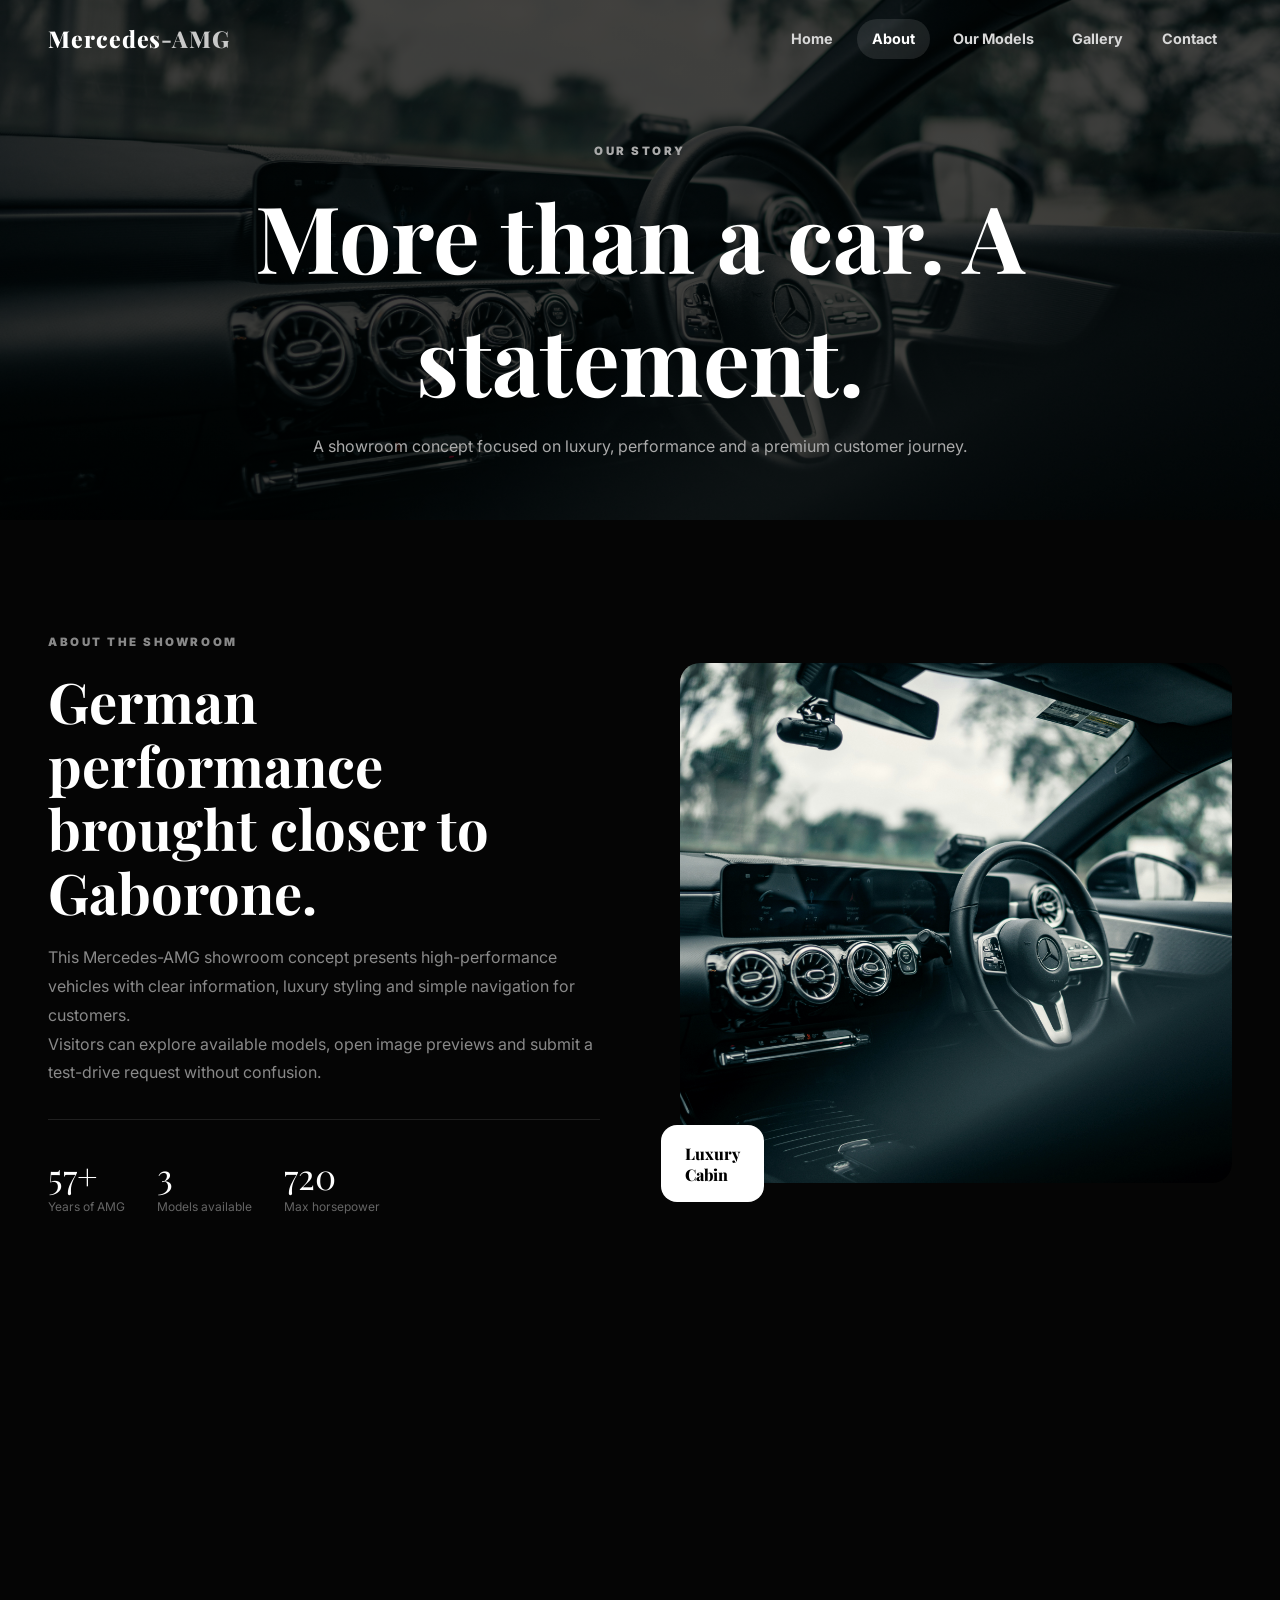
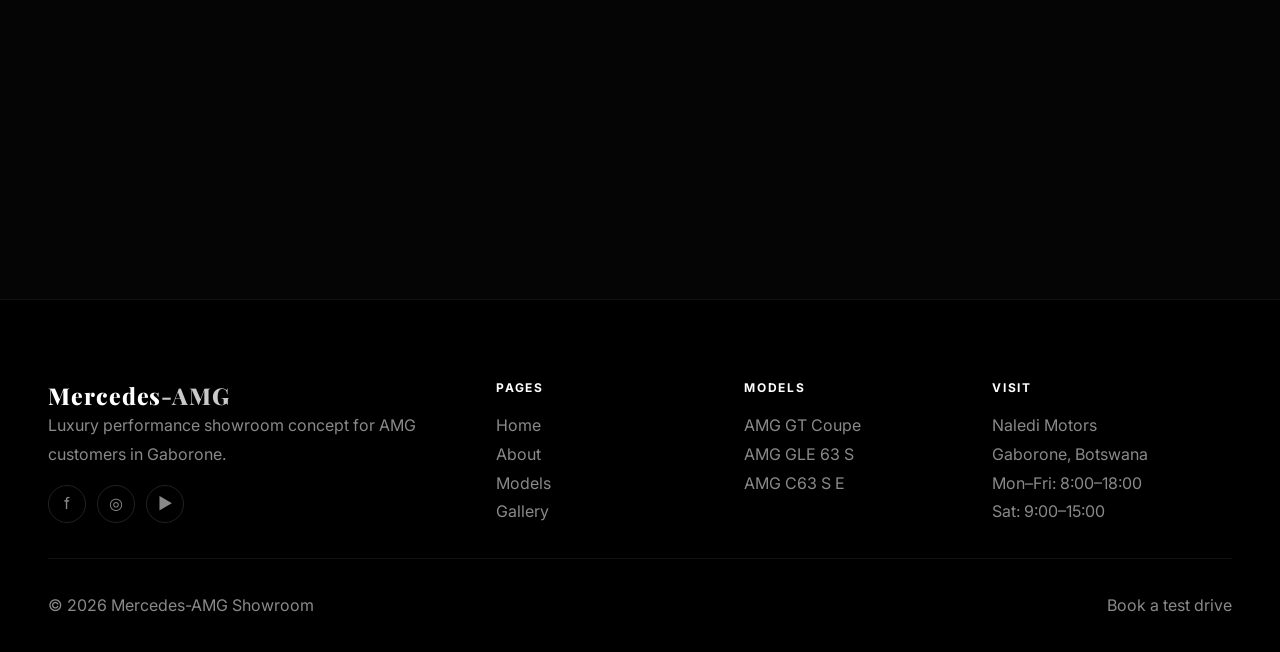
<file: about.html>
<!DOCTYPE html>
<html lang="en">
<head>
    <title>About | Mercedes-AMG Showroom</title>
    <meta charset="UTF-8">
    <meta name="viewport" content="width=device-width, initial-scale=1.0">
    <link rel="preconnect" href="https://fonts.googleapis.com">
    <link rel="preconnect" href="https://fonts.gstatic.com" crossorigin>
    <link href="https://fonts.googleapis.com/css2?family=Inter:wght@300;400;500;600;700;800;900&family=Playfair+Display:wght@600;700;800&display=swap" rel="stylesheet">
    <link rel="stylesheet" href="style.css">
</head>
<body>
    <div class="loader">
        <div class="loader-card">
            <span>Mercedes-AMG</span>
            <small>Loading showroom experience...</small>
        </div>
    </div>

    <header class="navbar">
        <a class="logo" href="index.html" aria-label="Mercedes-AMG homepage">Mercedes<span>-AMG</span></a>

        <nav class="nav-links" id="navLinks" aria-label="Main navigation">
            <a href="index.html" class="">Home</a>
            <a href="about.html" class="active">About</a>
            <a href="models.html" class="">Our Models</a>
            <a href="gallery.html" class="">Gallery</a>
            <a href="contact.html" class="">Contact</a>
        </nav>

        <button class="hamburger" id="hamburger" onclick="toggleMenu()" aria-label="Open navigation menu">
            <span></span>
            <span></span>
            <span></span>
        </button>
    </header>

    <main>
        <section class="page-hero about-hero">
            <div>
                <p class="section-tag">Our Story</p>
                <h1>More than a car. A statement.</h1>
                <p>A showroom concept focused on luxury, performance and a premium customer journey.</p>
            </div>
        </section>

        <section class="about">
            <div class="about-inner">
                <div class="about-text">
                    <p class="section-tag">About the showroom</p>
                    <h2>German performance brought closer to Gaborone.</h2>
                    <p>
                        This Mercedes-AMG showroom concept presents high-performance vehicles with clear information,
                        luxury styling and simple navigation for customers.
                    </p>
                    <p>
                        Visitors can explore available models, open image previews and submit a test-drive request
                        without confusion.
                    </p>

                    <div class="about-stats">
                        <div class="stat">
                            <span class="stat-num">57+</span>
                            <span class="stat-label">Years of AMG</span>
                        </div>
                        <div class="stat">
                            <span class="stat-num">3</span>
                            <span class="stat-label">Models available</span>
                        </div>
                        <div class="stat">
                            <span class="stat-num">720</span>
                            <span class="stat-label">Max horsepower</span>
                        </div>
                    </div>
                </div>

                <div class="about-img">
                    <img src="images/About Page/whip_int1.jpg" alt="Mercedes-AMG luxury interior">
                    <div class="about-img-badge">
                        <span>Luxury</span>
                        <span>Cabin</span>
                    </div>
                </div>
            </div>
        </section>

        <section class="experience">
            <div class="section-header">
                <p class="section-tag">Customer Experience</p>
                <h2>What the website offers</h2>
            </div>

            <div class="experience-grid">
                <article class="feature-card">
                    <span class="feature-icon">🚗</span>
                    <h3>Model discovery</h3>
                    <p>Customers can compare models and open detail popups.</p>
                </article>
                <article class="feature-card">
                    <span class="feature-icon">🖼</span>
                    <h3>Visual gallery</h3>
                    <p>The gallery includes a clickable lightbox for larger viewing.</p>
                </article>
                <article class="feature-card">
                    <span class="feature-icon">📩</span>
                    <h3>Booking request</h3>
                    <p>The form confirms the customer name, email and chosen AMG model.</p>
                </article>
            </div>
        </section>
    </main>

    <footer class="footer">
        <div class="footer-inner">
            <div class="footer-brand">
                <div class="footer-logo">Mercedes<span>-AMG</span></div>
                <p>Luxury performance showroom concept for AMG customers in Gaborone.</p>
                <div class="social-links" aria-label="Social links">
                    <a href="#" aria-label="Facebook">f</a>
                    <a href="#" aria-label="Instagram">◎</a>
                    <a href="#" aria-label="YouTube">▶</a>
                </div>
            </div>

            <div class="footer-links">
                <h4>Pages</h4>
                <a href="index.html">Home</a>
                <a href="about.html">About</a>
                <a href="models.html">Models</a>
                <a href="gallery.html">Gallery</a>
            </div>

            <div class="footer-links">
                <h4>Models</h4>
                <a href="models.html">AMG GT Coupe</a>
                <a href="models.html">AMG GLE 63 S</a>
                <a href="models.html">AMG C63 S E</a>
            </div>

            <div class="footer-links">
                <h4>Visit</h4>
                <p>
                    Naledi Motors<br>
                    Gaborone, Botswana<br>
                    Mon–Fri: 8:00–18:00<br>
                    Sat: 9:00–15:00
                </p>
            </div>
        </div>

        <div class="footer-bottom">
            <p>© 2026 Mercedes-AMG Showroom </p>
            <a href="contact.html">Book a test drive</a>
        </div>
    </footer>

    <script src="script.js"></script>
</body>
</html>
</file>
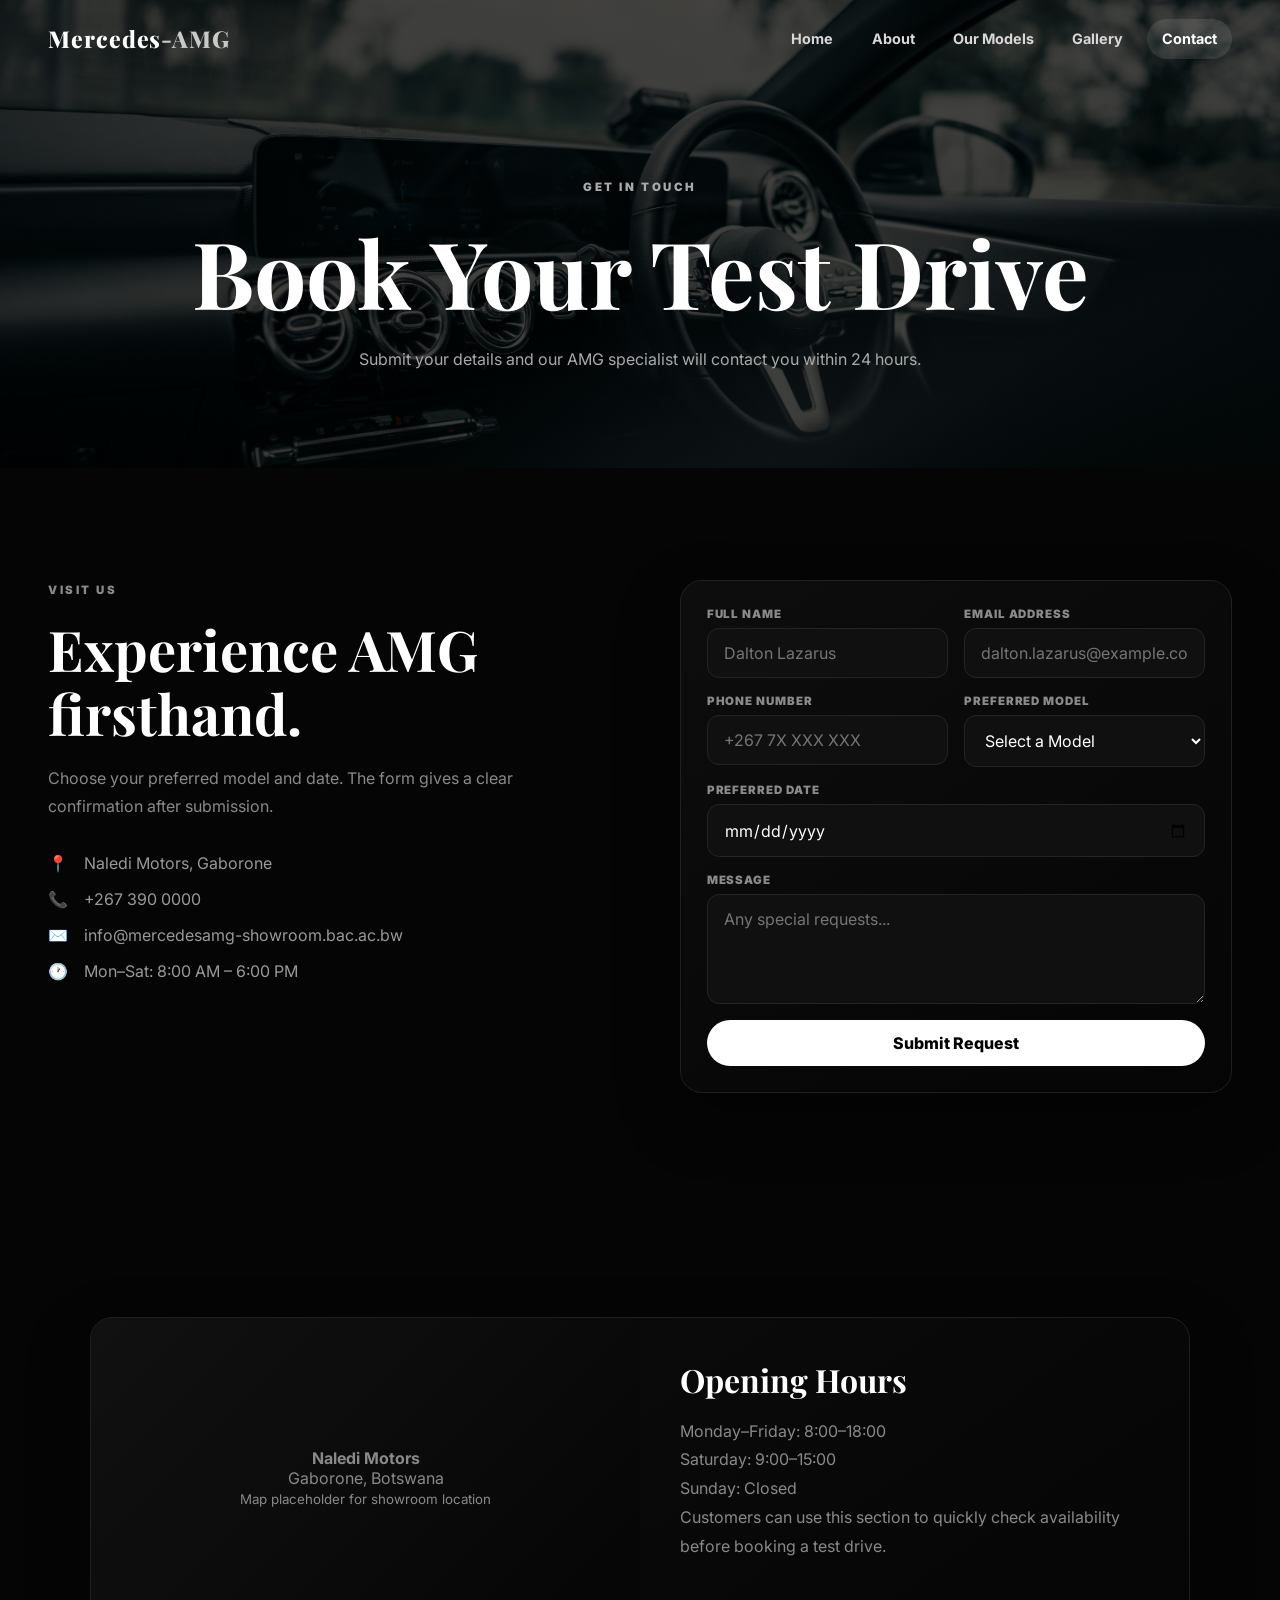
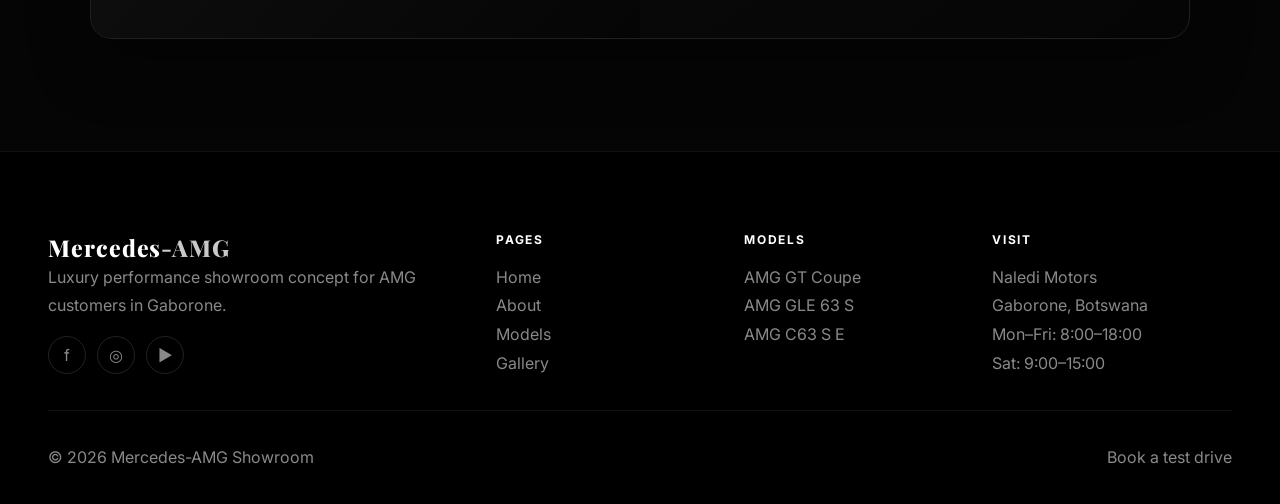
<file: contact.html>
<!DOCTYPE html>
<html lang="en">
<head>
    <title>Contact | Mercedes-AMG Showroom</title>
    <meta charset="UTF-8">
    <meta name="viewport" content="width=device-width, initial-scale=1.0">
    <link rel="preconnect" href="https://fonts.googleapis.com">
    <link rel="preconnect" href="https://fonts.gstatic.com" crossorigin>
    <link href="https://fonts.googleapis.com/css2?family=Inter:wght@300;400;500;600;700;800;900&family=Playfair+Display:wght@600;700;800&display=swap" rel="stylesheet">
    <link rel="stylesheet" href="style.css">
</head>
<body>
    <div class="loader">
        <div class="loader-card">
            <span>Mercedes-AMG</span>
            <small>Loading showroom experience...</small>
        </div>
    </div>

    <header class="navbar">
        <a class="logo" href="index.html" aria-label="Mercedes-AMG homepage">Mercedes<span>-AMG</span></a>

        <nav class="nav-links" id="navLinks" aria-label="Main navigation">
            <a href="index.html" class="">Home</a>
            <a href="about.html" class="">About</a>
            <a href="models.html" class="">Our Models</a>
            <a href="gallery.html" class="">Gallery</a>
            <a href="contact.html" class="active">Contact</a>
        </nav>

        <button class="hamburger" id="hamburger" onclick="toggleMenu()" aria-label="Open navigation menu">
            <span></span>
            <span></span>
            <span></span>
        </button>
    </header>

    <main>
        <section class="page-hero contact-hero">
            <div>
                <p class="section-tag">Get In Touch</p>
                <h1>Book Your Test Drive</h1>
                <p>Submit your details and our AMG specialist will contact you within 24 hours.</p>
            </div>
        </section>

        <section class="contact">
            <div class="contact-inner">
                <div class="contact-info">
                    <p class="section-tag">Visit Us</p>
                    <h2>Experience AMG firsthand.</h2>
                    <p>Choose your preferred model and date. The form gives a clear confirmation after submission.</p>

                    <div class="contact-details">
                        <div class="contact-item"><span>📍</span><span>Naledi Motors, Gaborone</span></div>
                        <div class="contact-item"><span>📞</span><span>+267 390 0000</span></div>
                        <div class="contact-item"><span>✉️</span><span>info@mercedesamg-showroom.bac.ac.bw</span></div>
                        <div class="contact-item"><span>🕐</span><span>Mon–Sat: 8:00 AM – 6:00 PM</span></div>
                    </div>
                </div>

                <div class="contact-form-wrap">
                    <form id="testDriveForm">
                        <div class="form-row">
                            <div class="form-group">
                                <label for="fullName">Full Name</label>
                                <input id="fullName" type="text" placeholder="Dalton Lazarus" required>
                            </div>
                            <div class="form-group">
                                <label for="email">Email Address</label>
                                <input id="email" type="email" placeholder="dalton.lazarus@example.com" required>
                            </div>
                        </div>

                        <div class="form-row">
                            <div class="form-group">
                                <label for="phone">Phone Number</label>
                                <input id="phone" type="tel" placeholder="+267 7X XXX XXX" required>
                            </div>
                            <div class="form-group">
                                <label for="model">Preferred Model</label>
                                <select id="model" required>
                                    <option value="">Select a Model</option>
                                    <option>AMG GT Coupe</option>
                                    <option>AMG GLE 63 S</option>
                                    <option>AMG C63 S E Performance</option>
                                </select>
                            </div>
                        </div>

                        <div class="form-group">
                            <label for="date">Preferred Date</label>
                            <input id="date" type="date" required>
                        </div>

                        <div class="form-group">
                            <label for="message">Message</label>
                            <textarea id="message" placeholder="Any special requests..." rows="4"></textarea>
                        </div>

                        <button type="submit" class="btn btn-primary full">Submit Request</button>
                    </form>

                    <div id="formSuccess" class="form-success" style="display: none;">
                        <div class="success-icon">✓</div>
                        <h3>Request Submitted!</h3>
                        <p>We will contact you within 24 hours.</p>
                        <button class="btn btn-soft" onclick="location.reload()">Send Another Request</button>
                    </div>
                </div>
            </div>
        </section>

        <section class="map-section">
            <div class="map-card">
                <div class="map-placeholder">
                    <div>
                        <strong>Naledi Motors</strong><br>
                        Gaborone, Botswana<br>
                        <small>Map placeholder for showroom location</small>
                    </div>
                </div>
                <div class="map-info">
                    <h3>Opening Hours</h3>
                    <p>
                        Monday–Friday: 8:00–18:00<br>
                        Saturday: 9:00–15:00<br>
                        Sunday: Closed
                    </p>
                    <p>Customers can use this section to quickly check availability before booking a test drive.</p>
                </div>
            </div>
        </section>
    </main>

    <footer class="footer">
        <div class="footer-inner">
            <div class="footer-brand">
                <div class="footer-logo">Mercedes<span>-AMG</span></div>
                <p>Luxury performance showroom concept for AMG customers in Gaborone.</p>
                <div class="social-links" aria-label="Social links">
                    <a href="#" aria-label="Facebook">f</a>
                    <a href="#" aria-label="Instagram">◎</a>
                    <a href="#" aria-label="YouTube">▶</a>
                </div>
            </div>

            <div class="footer-links">
                <h4>Pages</h4>
                <a href="index.html">Home</a>
                <a href="about.html">About</a>
                <a href="models.html">Models</a>
                <a href="gallery.html">Gallery</a>
            </div>

            <div class="footer-links">
                <h4>Models</h4>
                <a href="models.html">AMG GT Coupe</a>
                <a href="models.html">AMG GLE 63 S</a>
                <a href="models.html">AMG C63 S E</a>
            </div>

            <div class="footer-links">
                <h4>Visit</h4>
                <p>
                    Naledi Motors<br>
                    Gaborone, Botswana<br>
                    Mon–Fri: 8:00–18:00<br>
                    Sat: 9:00–15:00
                </p>
            </div>
        </div>

        <div class="footer-bottom">
            <p>© 2026 Mercedes-AMG Showroom </p>
            <a href="contact.html">Book a test drive</a>
        </div>
    </footer>

    <script src="script.js"></script>
</body>
</html>
</file>
<file: style.css>
:root {
    --black: #050505;
    --black-2: #0b0b0b;
    --black-3: #111111;
    --white: #ffffff;
    --silver: #c9c9c9;
    --muted: #898989;
    --muted-2: #656565;
    --line: #202020;
    --card: linear-gradient(145deg, #0d0d0d, #050505);
    --shadow: 0 24px 60px rgba(0, 0, 0, 0.38);
}

* {
    margin: 0;
    padding: 0;
    box-sizing: border-box;
}

html {
    scroll-behavior: smooth;
}

body {
    background: var(--black);
    color: var(--white);
    font-family: "Inter", sans-serif;
    overflow-x: hidden;
}

img {
    display: block;
    max-width: 100%;
}

a {
    color: inherit;
    text-decoration: none;
}

button,
input,
select,
textarea {
    font: inherit;
}

.loader {
    position: fixed;
    inset: 0;
    z-index: 9999;
    display: grid;
    place-items: center;
    background: #000000;
    transition: opacity 0.45s ease, visibility 0.45s ease;
}

.loader-card {
    display: grid;
    gap: 0.45rem;
    text-align: center;
}

.loader span {
    color: var(--white);
    font-family: "Playfair Display", serif;
    font-size: clamp(2rem, 6vw, 4rem);
    font-weight: 800;
    letter-spacing: 0.08em;
}

.loader small {
    color: var(--muted);
    letter-spacing: 0.12em;
    text-transform: uppercase;
}

body.loaded .loader {
    opacity: 0;
    visibility: hidden;
}

.navbar {
    position: fixed;
    top: 0;
    left: 0;
    right: 0;
    z-index: 1000;
    display: flex;
    align-items: center;
    justify-content: space-between;
    padding: 1.2rem 3rem;
    transition: 0.3s ease;
}

.navbar.scrolled {
    background: rgba(0, 0, 0, 0.78);
    border-bottom: 1px solid rgba(255, 255, 255, 0.08);
    backdrop-filter: blur(18px);
    padding-block: 0.9rem;
}

.logo,
.footer-logo {
    font-family: "Playfair Display", serif;
    font-size: 1.45rem;
    font-weight: 800;
    letter-spacing: 0.04em;
}

.logo span,
.footer-logo span {
    color: var(--silver);
}

.nav-links {
    display: flex;
    align-items: center;
    gap: 0.5rem;
}

.nav-links a {
    color: #d8d8d8;
    padding: 0.7rem 0.95rem;
    border-radius: 999px;
    font-size: 0.9rem;
    font-weight: 700;
    transition: 0.25s ease;
}

.nav-links a:hover,
.nav-links a.active {
    color: var(--white);
    background: rgba(255, 255, 255, 0.1);
}

.hamburger {
    display: none;
    width: 44px;
    height: 44px;
    place-items: center;
    gap: 5px;
    border: 1px solid rgba(255, 255, 255, 0.14);
    border-radius: 50%;
    background: rgba(255, 255, 255, 0.08);
    cursor: pointer;
}

.hamburger span {
    display: block;
    width: 18px;
    height: 2px;
    background: var(--white);
    transition: 0.25s ease;
}

.hamburger.active span:nth-child(1) {
    transform: translateY(7px) rotate(45deg);
}

.hamburger.active span:nth-child(2) {
    opacity: 0;
}

.hamburger.active span:nth-child(3) {
    transform: translateY(-7px) rotate(-45deg);
}

.btn {
    display: inline-flex;
    align-items: center;
    justify-content: center;
    min-height: 46px;
    padding: 0.8rem 1.25rem;
    border: 0;
    border-radius: 999px;
    cursor: pointer;
    font-weight: 800;
    transition: 0.25s ease;
}

.btn-primary {
    background: var(--white);
    color: #000000;
}

.btn-primary:hover {
    transform: translateY(-2px);
    box-shadow: 0 18px 34px rgba(255, 255, 255, 0.12);
}

.btn-soft {
    background: rgba(255, 255, 255, 0.08);
    color: var(--white);
    border: 1px solid rgba(255, 255, 255, 0.14);
}

.btn-soft:hover {
    background: rgba(255, 255, 255, 0.14);
}

.full {
    width: 100%;
}

.section-tag {
    margin-bottom: 1rem;
    color: var(--silver);
    font-size: 0.72rem;
    font-weight: 900;
    letter-spacing: 0.22em;
    text-transform: uppercase;
}

.hero {
    position: relative;
    min-height: 100vh;
    overflow: hidden;
}

.hero-slider,
.slide,
.hero-overlay {
    position: absolute;
    inset: 0;
}

.slide {
    opacity: 0;
    background-position: center;
    background-size: cover;
    transform: scale(1.04);
    transition: opacity 0.8s ease, transform 5s ease;
}

.slide.active {
    opacity: 1;
    transform: scale(1);
}

.hero-overlay {
    z-index: 1;
    background:
        radial-gradient(circle at 20% 35%, rgba(255, 255, 255, 0.1), transparent 28%),
        linear-gradient(90deg, rgba(0, 0, 0, 0.9), rgba(0, 0, 0, 0.5), rgba(0, 0, 0, 0.25)),
        linear-gradient(0deg, #050505, transparent 35%);
}

.hero-content {
    position: absolute;
    left: 3rem;
    bottom: 15%;
    z-index: 3;
    max-width: 680px;
}

.hero h1,
.page-hero h1,
.about-text h2,
.section-header h2,
.contact-info h2,
.map-info h3,
.card-body h3,
.modal-title {
    font-family: "Playfair Display", serif;
}

.hero h1 {
    margin-bottom: 1.3rem;
    font-size: clamp(4rem, 9vw, 7.2rem);
    line-height: 0.92;
}

.hero h1 span {
    color: var(--silver);
}

.hero p {
    max-width: 520px;
    margin-bottom: 2rem;
    color: #d7d7d7;
    line-height: 1.85;
}

.hero-btns {
    display: flex;
    gap: 1rem;
    flex-wrap: wrap;
}

.slide-arrows {
    position: absolute;
    top: 50%;
    right: 3rem;
    z-index: 4;
    display: grid;
    gap: 0.7rem;
}

.slide-arrows button,
#lightbox button,
.modal-close {
    display: grid;
    place-items: center;
    border: 1px solid rgba(255, 255, 255, 0.16);
    border-radius: 50%;
    background: rgba(255, 255, 255, 0.1);
    color: var(--white);
    cursor: pointer;
    backdrop-filter: blur(10px);
}

.slide-arrows button {
    width: 48px;
    height: 48px;
    font-size: 1.5rem;
}

.slide-dots {
    position: absolute;
    bottom: 2rem;
    left: 50%;
    z-index: 4;
    display: flex;
    gap: 0.55rem;
    transform: translateX(-50%);
}

.dot {
    width: 8px;
    height: 8px;
    border: 0;
    border-radius: 999px;
    background: rgba(255, 255, 255, 0.34);
    cursor: pointer;
    transition: 0.25s ease;
}

.dot.active {
    width: 30px;
    background: var(--white);
}

.luxury-band {
    display: grid;
    grid-template-columns: repeat(3, 1fr);
    gap: 1px;
    background: #171717;
}

.luxury-band > div {
    padding: 2.4rem 3rem;
    background: #050505;
}

.luxury-band span {
    color: var(--silver);
    font-weight: 900;
    letter-spacing: 0.14em;
}

.luxury-band strong {
    display: block;
    margin: 0.6rem 0;
    font-size: 1.1rem;
}

.luxury-band p,
.about-text p,
.section-header p,
.contact-info p,
.card-body p,
.map-info p,
.footer p,
.footer a {
    color: var(--muted);
    line-height: 1.8;
}

.about,
.models,
.gallery,
.contact,
.showcase,
.experience,
.comparison,
.map-section {
    padding: 7rem 3rem;
    background: var(--black);
}

.dark-split {
    display: grid;
    grid-template-columns: 0.8fr 1.2fr;
    gap: 2rem;
    align-items: start;
}

.about-inner,
.contact-inner {
    max-width: 1200px;
    margin: auto;
    display: grid;
    grid-template-columns: 1fr 1fr;
    gap: 5rem;
    align-items: center;
}

.about-text h2,
.section-header h2,
.contact-info h2 {
    margin-bottom: 1.2rem;
    font-size: clamp(2.35rem, 5vw, 3.5rem);
    line-height: 1.14;
}

.about-stats {
    display: flex;
    gap: 2rem;
    margin-top: 2rem;
    padding-top: 2rem;
    border-top: 1px solid var(--line);
}

.stat-num {
    display: block;
    font-family: "Playfair Display", serif;
    font-size: 2.2rem;
}

.stat-label {
    display: block;
    color: var(--muted-2);
    font-size: 0.75rem;
}

.about-img {
    position: relative;
}

.about-img img,
.preview-grid img {
    width: 100%;
    height: 520px;
    object-fit: cover;
    border-radius: 20px;
    filter: contrast(1.06) saturate(0.92);
}

.about-img-badge {
    position: absolute;
    left: -1.2rem;
    bottom: -1.2rem;
    display: grid;
    padding: 1.1rem 1.5rem;
    border-radius: 16px;
    background: var(--white);
    color: #000000;
    font-family: "Playfair Display", serif;
    font-weight: 800;
}

.section-header {
    max-width: 780px;
    margin: 0 auto 3.5rem;
    text-align: center;
}

.preview-grid,
.cards,
.gallery-grid,
.gallery-cards,
.feature-grid,
.experience-grid {
    max-width: 1200px;
    margin: auto;
    display: grid;
    grid-template-columns: repeat(3, 1fr);
    gap: 1.4rem;
}

.preview-grid a {
    position: relative;
    overflow: hidden;
    border-radius: 20px;
}

.preview-grid img {
    height: 340px;
    transition: 0.55s ease;
}

.preview-grid a:hover img {
    transform: scale(1.06);
}

.preview-grid span {
    position: absolute;
    left: 1.1rem;
    bottom: 1.1rem;
    padding: 0.7rem 1rem;
    border-radius: 999px;
    background: rgba(0, 0, 0, 0.62);
    backdrop-filter: blur(10px);
}

.page-hero {
    min-height: 52vh;
    padding: 9rem 3rem 4rem;
    display: grid;
    place-items: center;
    text-align: center;
    background: linear-gradient(135deg, #060606, #171717 45%, #000000);
}

.page-hero h1 {
    margin-bottom: 1rem;
    font-size: clamp(3rem, 8vw, 5.8rem);
}

.page-hero p {
    max-width: 760px;
    margin-inline: auto;
    color: #aaaaaa;
}

.about-hero {
    background-image: linear-gradient(rgba(0, 0, 0, 0.73), rgba(0, 0, 0, 0.73)), url("images/whip_int1.jpg");
    background-position: center;
    background-size: cover;
}

.models-hero {
    background-image: linear-gradient(rgba(0, 0, 0, 0.72), rgba(0, 0, 0, 0.72)), url("images/AMG-8.jpg");
    background-position: center;
    background-size: cover;
}

.gallery-hero {
    background-image: linear-gradient(rgba(0, 0, 0, 0.70), rgba(0, 0, 0, 0.70)), url("images/AMG-7.jpeg");
    background-position: center;
    background-size: cover;
}

.contact-hero {
    background-image: linear-gradient(rgba(0, 0, 0, 0.73), rgba(0, 0, 0, 0.73)), url("images/whip_int1.jpg");
    background-position: center;
    background-size: cover;
}

.card,
.feature-card,
.contact-form-wrap,
.table-wrap,
.map-card {
    overflow: hidden;
    border: 1px solid var(--line);
    border-radius: 22px;
    background: var(--card);
    box-shadow: var(--shadow);
}

.card {
    transition: 0.3s ease;
}

.card:hover {
    border-color: #434343;
    transform: translateY(-10px);
}

.card-img-wrap {
    position: relative;
    height: 245px;
    overflow: hidden;
}

.card-img-wrap img,
.gallery-item img {
    width: 100%;
    height: 100%;
    object-fit: cover;
    transition: 0.55s ease;
}

.card:hover img,
.gallery-item:hover img {
    transform: scale(1.07);
    filter: grayscale(0);
}

.card-badge {
    position: absolute;
    top: 1rem;
    right: 1rem;
    padding: 0.38rem 0.85rem;
    border-radius: 999px;
    background: var(--white);
    color: #000000;
    font-size: 0.72rem;
    font-weight: 900;
}

.new {
    background: var(--silver);
}

.hybrid {
    border: 1px solid #555555;
    background: #111111;
    color: var(--white);
}

.card-body {
    padding: 1.6rem;
}

.card-body h3 {
    margin-bottom: 0.6rem;
    font-size: 1.45rem;
}

.specs {
    display: flex;
    gap: 1rem;
    margin: 1rem 0;
    padding: 1rem 0;
    border-top: 1px solid #191919;
    border-bottom: 1px solid #191919;
}

.spec {
    flex: 1;
    text-align: center;
}

.spec-val {
    display: block;
    font-family: "Playfair Display", serif;
    font-size: 1.5rem;
}

.spec-key {
    display: block;
    color: var(--muted-2);
    font-size: 0.65rem;
    text-transform: uppercase;
}

.card-features {
    display: flex;
    flex-wrap: wrap;
    gap: 0.45rem;
    margin-bottom: 1rem;
}

.card-features span,
.modal-features span {
    padding: 0.45rem 0.72rem;
    border: 1px solid var(--line);
    border-radius: 999px;
    color: #bdbdbd;
    font-size: 0.78rem;
}

.card-price {
    margin-bottom: 1rem;
}

.card-price strong {
    color: var(--white);
}

.card-actions {
    display: grid;
    grid-template-columns: 1fr 1fr;
    gap: 0.7rem;
}

.feature-card {
    padding: 1.6rem;
}

.feature-icon {
    display: grid;
    width: 48px;
    height: 48px;
    margin-bottom: 1.2rem;
    place-items: center;
    border: 1px solid var(--line);
    border-radius: 50%;
    background: #0f0f0f;
}

.feature-card h3 {
    margin-bottom: 0.55rem;
}

.gallery-grid {
    grid-template-columns: repeat(4, 1fr);
}

.gallery-item {
    height: 245px;
    overflow: hidden;
    border-radius: 18px;
    background: #111111;
    cursor: pointer;
}

.gallery-item:nth-child(1),
.gallery-item:nth-child(7),
.gallery-item:nth-child(12) {
    grid-column: span 2;
    height: 330px;
}

.gallery-item img {
    filter: grayscale(22%);
}

/* Gallery Cards Layout */
.gallery-cards {
    grid-template-columns: repeat(4, 1fr);
    grid-template-rows: repeat(2, auto);
    gap: 1.5rem;
    padding: 0 2rem 2rem;
}

.gallery-card.hidden {
    display: none;
}

.gallery-card.hidden.show {
    display: block;
}

.load-more-btn {
    display: block;
    margin: 0 auto 4rem;
    padding: 1rem 3rem;
    border: none;
    border-radius: 999px;
    background: var(--white);
    color: #000000;
    font-size: 1rem;
    font-weight: 700;
    cursor: pointer;
    transition: transform 0.3s ease, box-shadow 0.3s ease;
}

.load-more-btn:hover {
    transform: translateY(-3px);
    box-shadow: 0 8px 25px rgba(255, 255, 255, 0.2);
}

.gallery-card {
    aspect-ratio: 16/10;
    overflow: hidden;
    border-radius: 16px;
    background: #111111;
    cursor: pointer;
    box-shadow: 0 4px 20px rgba(0, 0, 0, 0.3);
    transition: transform 0.3s ease, box-shadow 0.3s ease;
}

.gallery-card:hover {
    transform: translateY(-8px);
    box-shadow: 0 12px 40px rgba(0, 0, 0, 0.5);
}

.gallery-card img {
    width: 100%;
    height: 100%;
    object-fit: cover;
    transition: transform 0.5s ease;
}

.gallery-card:hover img {
    transform: scale(1.08);
}

#lightbox {
    position: fixed;
    inset: 0;
    z-index: 3000;
    display: none;
    align-items: center;
    justify-content: center;
    background: rgba(0, 0, 0, 0.96);
}

#lightbox.open {
    display: flex;
}

#lightbox img {
    max-width: 86vw;
    max-height: 84vh;
    object-fit: contain;
    border-radius: 14px;
}

#lightbox-close {
    top: 2rem;
    right: 2rem;
    width: 44px;
    height: 44px;
    font-size: 1.5rem;
}

#lightbox-prev,
#lightbox-next {
    top: 50%;
    width: 54px;
    height: 54px;
    font-size: 1.8rem;
    transform: translateY(-50%);
}

#lightbox-prev {
    left: 2rem;
}

#lightbox-next {
    right: 2rem;
}

.compare-table {
    width: 100%;
    min-width: 720px;
    border-collapse: collapse;
    color: #dddddd;
}

.compare-table th,
.compare-table td {
    padding: 1rem;
    border-bottom: 1px solid #1a1a1a;
    text-align: left;
}

.compare-table th {
    color: var(--white);
    font-size: 0.78rem;
    letter-spacing: 0.12em;
    text-transform: uppercase;
}

.table-wrap {
    max-width: 1100px;
    margin: auto;
    overflow-x: auto;
}

.model-modal {
    position: fixed;
    inset: 0;
    z-index: 4000;
    display: none;
    align-items: center;
    justify-content: center;
    padding: 1rem;
    background: rgba(0, 0, 0, 0.86);
    backdrop-filter: blur(8px);
}

.model-modal.open {
    display: flex;
}

.model-modal-card {
    position: relative;
    display: grid;
    grid-template-columns: 1.1fr 1fr;
    width: min(930px, 100%);
    overflow: hidden;
    border: 1px solid var(--line);
    border-radius: 24px;
    background: #070707;
}

.modal-img {
    width: 100%;
    height: 100%;
    min-height: 430px;
    object-fit: cover;
}

.modal-content {
    padding: 2rem;
}

.modal-title {
    font-size: 2rem;
}

.modal-price {
    margin: 0.5rem 0;
    font-weight: 900;
}

.modal-stats {
    margin-bottom: 1rem;
    color: var(--silver);
}

.modal-desc {
    color: var(--muted);
    line-height: 1.8;
}

.modal-features {
    display: flex;
    flex-wrap: wrap;
    gap: 0.5rem;
    margin: 1.3rem 0;
}

.modal-close {
    position: absolute;
    top: 1rem;
    right: 1rem;
    z-index: 2;
    width: 42px;
    height: 42px;
    font-size: 1.4rem;
}

.contact-inner {
    align-items: start;
}

.contact-details {
    display: grid;
    gap: 1rem;
    margin-top: 2rem;
}

.contact-item {
    display: flex;
    gap: 1rem;
    color: #999999;
}

.contact-form-wrap {
    padding: 1.6rem;
}

.form-row {
    display: grid;
    grid-template-columns: 1fr 1fr;
    gap: 1rem;
}

.form-group {
    display: flex;
    flex-direction: column;
    margin-bottom: 1rem;
}

.form-group label {
    margin-bottom: 0.45rem;
    color: #8a8a8a;
    font-size: 0.72rem;
    font-weight: 900;
    letter-spacing: 0.08em;
    text-transform: uppercase;
}

.form-group input,
.form-group select,
.form-group textarea {
    width: 100%;
    padding: 0.88rem 1rem;
    border: 1px solid #242424;
    border-radius: 12px;
    background: #101010;
    color: var(--white);
    outline: 0;
}

.form-group input:focus,
.form-group select:focus,
.form-group textarea:focus {
    border-color: var(--silver);
}

.form-success {
    padding: 2rem;
    text-align: center;
}

.success-icon {
    display: grid;
    width: 62px;
    height: 62px;
    margin: 0 auto 1rem;
    place-items: center;
    border: 1px solid #333333;
    border-radius: 50%;
    color: var(--silver);
    font-size: 1.5rem;
}

.map-card {
    max-width: 1100px;
    margin: auto;
    display: grid;
    grid-template-columns: 1fr 1fr;
}

.map-placeholder {
    min-height: 320px;
    display: grid;
    place-items: center;
    background: linear-gradient(135deg, #111111, #050505);
    color: var(--muted);
    text-align: center;
}

.map-info {
    padding: 2.5rem;
}

.map-info h3 {
    margin-bottom: 1rem;
    font-size: 2rem;
}

.footer {
    padding: 5rem 3rem 2rem;
    border-top: 1px solid #111111;
    background: #000000;
}

.footer-inner {
    max-width: 1200px;
    margin: auto;
    display: grid;
    grid-template-columns: 2fr 1fr 1fr 1.2fr;
    gap: 3rem;
}

.footer a:hover {
    color: var(--silver);
}

.footer-links h4 {
    margin-bottom: 1rem;
    font-size: 0.75rem;
    letter-spacing: 0.15em;
    text-transform: uppercase;
}

.footer-links a {
    display: block;
}

.social-links {
    display: flex;
    gap: 0.7rem;
    margin-top: 1rem;
}

.social-links a {
    display: grid;
    width: 38px;
    height: 38px;
    place-items: center;
    border: 1px solid #222222;
    border-radius: 50%;
}

.footer-bottom {
    max-width: 1200px;
    margin: 2rem auto 0;
    padding-top: 2rem;
    display: flex;
    justify-content: space-between;
    gap: 1rem;
    flex-wrap: wrap;
    border-top: 1px solid #111111;
}

.reveal {
    opacity: 0;
    transform: translateY(28px);
    transition: 0.8s ease;
}

.reveal.show {
    opacity: 1;
    transform: translateY(0);
}

@media (max-width: 980px) {
    .hamburger {
        display: grid;
    }

    .nav-links {
        position: absolute;
        top: calc(100% + 0.7rem);
        left: 1rem;
        right: 1rem;
        display: none;
        flex-direction: column;
        align-items: stretch;
        padding: 1rem;
        border: 1px solid var(--line);
        border-radius: 18px;
        background: rgba(5, 5, 5, 0.96);
        backdrop-filter: blur(18px);
    }

    .nav-links.open {
        display: flex;
    }

    .navbar {
        padding: 1rem 1.2rem;
    }

    .luxury-band,
    .about-inner,
    .contact-inner,
    .preview-grid,
    .cards,
    .feature-grid,
    .experience-grid,
    .map-card,
    .model-modal-card,
    .dark-split {
        grid-template-columns: 1fr;
    }

    .gallery-grid {
        grid-template-columns: 1fr 1fr;
    }

    .gallery-item:nth-child(1),
    .gallery-item:nth-child(7),
    .gallery-item:nth-child(12) {
        grid-column: span 1;
    }

    .gallery-cards {
        grid-template-columns: repeat(4, 1fr);
        grid-template-rows: repeat(2, auto);
        gap: 1rem;
        padding: 0 1rem 3rem;
    }

    .gallery-card {
        aspect-ratio: 16/10;
    }

    .footer-inner {
        grid-template-columns: 1fr;
    }

    .form-row {
        grid-template-columns: 1fr;
    }

    .hero-content {
        left: 1.5rem;
        right: 1.5rem;
    }

    .slide-arrows {
        display: none;
    }

    .about,
    .models,
    .gallery,
    .contact,
    .showcase,
    .experience,
    .comparison,
    .map-section {
        padding: 5rem 1.2rem;
    }

    .about-img img {
        height: 370px;
    }
}

@media (max-width: 560px) {
    .hero {
        min-height: 660px;
    }

    .hero h1 {
        font-size: 3.4rem;
    }

    .gallery-grid {
        grid-template-columns: 1fr;
    }

    .about-stats {
        flex-direction: column;
        gap: 1rem;
    }

    #lightbox-prev,
    #lightbox-next {
        width: 44px;
        height: 44px;
    }
}
</file>
